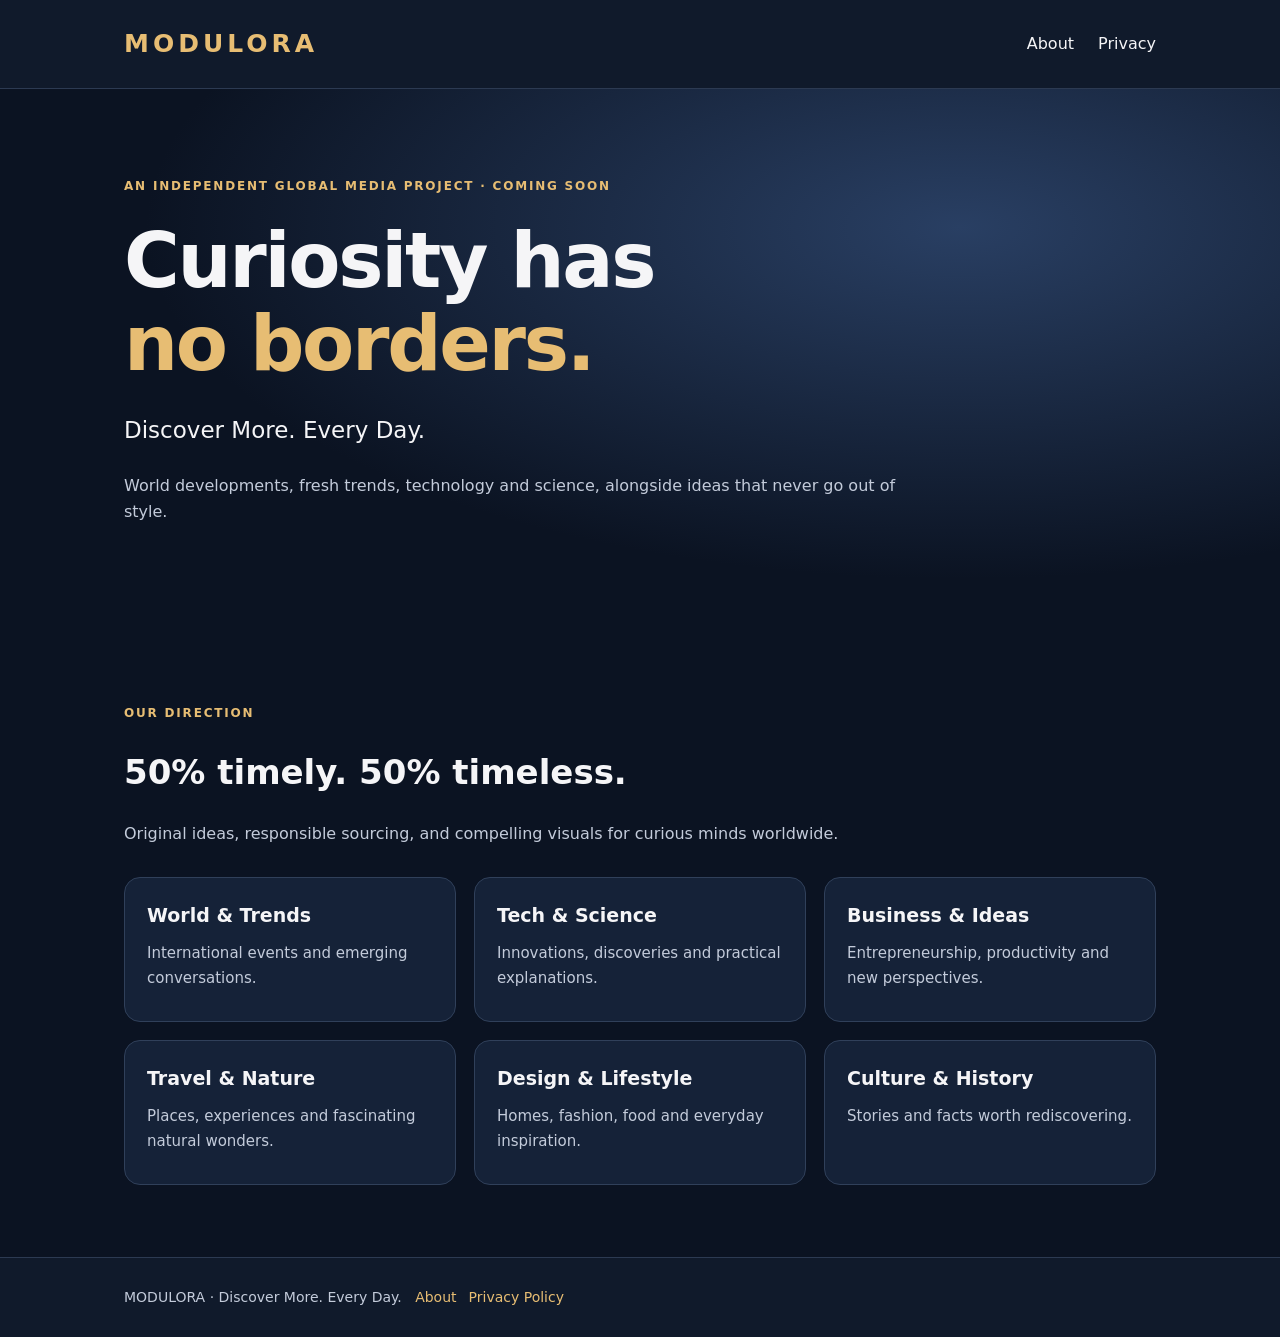
<file: index.html>
<!doctype html><html lang="en"><head><meta charset="utf-8"><meta name="viewport" content="width=device-width,initial-scale=1"><title>MODULORA — Discover More. Every Day.</title><meta name="description" content="MODULORA explores world trends, technology, science and timeless ideas."><link rel="stylesheet" href="style.css"></head><body><header><nav class="wrap"><a class="brand" href="index.html">MODULORA</a><a href="about.html">About</a><a href="privacy.html">Privacy</a></nav></header><main><section class="hero"><div class="wrap"><div class="eyebrow">An independent global media project · Coming soon</div><h1>Curiosity has<br><span class="gold">no borders.</span></h1><p class="lead">Discover More. Every Day.</p><p>World developments, fresh trends, technology and science, alongside ideas that never go out of style.</p></div></section><section class="wrap section"><div class="eyebrow">Our direction</div><h2>50% timely. 50% timeless.</h2><p>Original ideas, responsible sourcing, and compelling visuals for curious minds worldwide.</p><div class="grid"><div class="tile"><h3>World & Trends</h3><p>International events and emerging conversations.</p></div><div class="tile"><h3>Tech & Science</h3><p>Innovations, discoveries and practical explanations.</p></div><div class="tile"><h3>Business & Ideas</h3><p>Entrepreneurship, productivity and new perspectives.</p></div><div class="tile"><h3>Travel & Nature</h3><p>Places, experiences and fascinating natural wonders.</p></div><div class="tile"><h3>Design & Lifestyle</h3><p>Homes, fashion, food and everyday inspiration.</p></div><div class="tile"><h3>Culture & History</h3><p>Stories and facts worth rediscovering.</p></div></div></section></main><footer><div class="wrap">MODULORA · Discover More. Every Day. &nbsp; <a href="about.html">About</a><a href="privacy.html">Privacy Policy</a></div></footer></body></html>
</file>
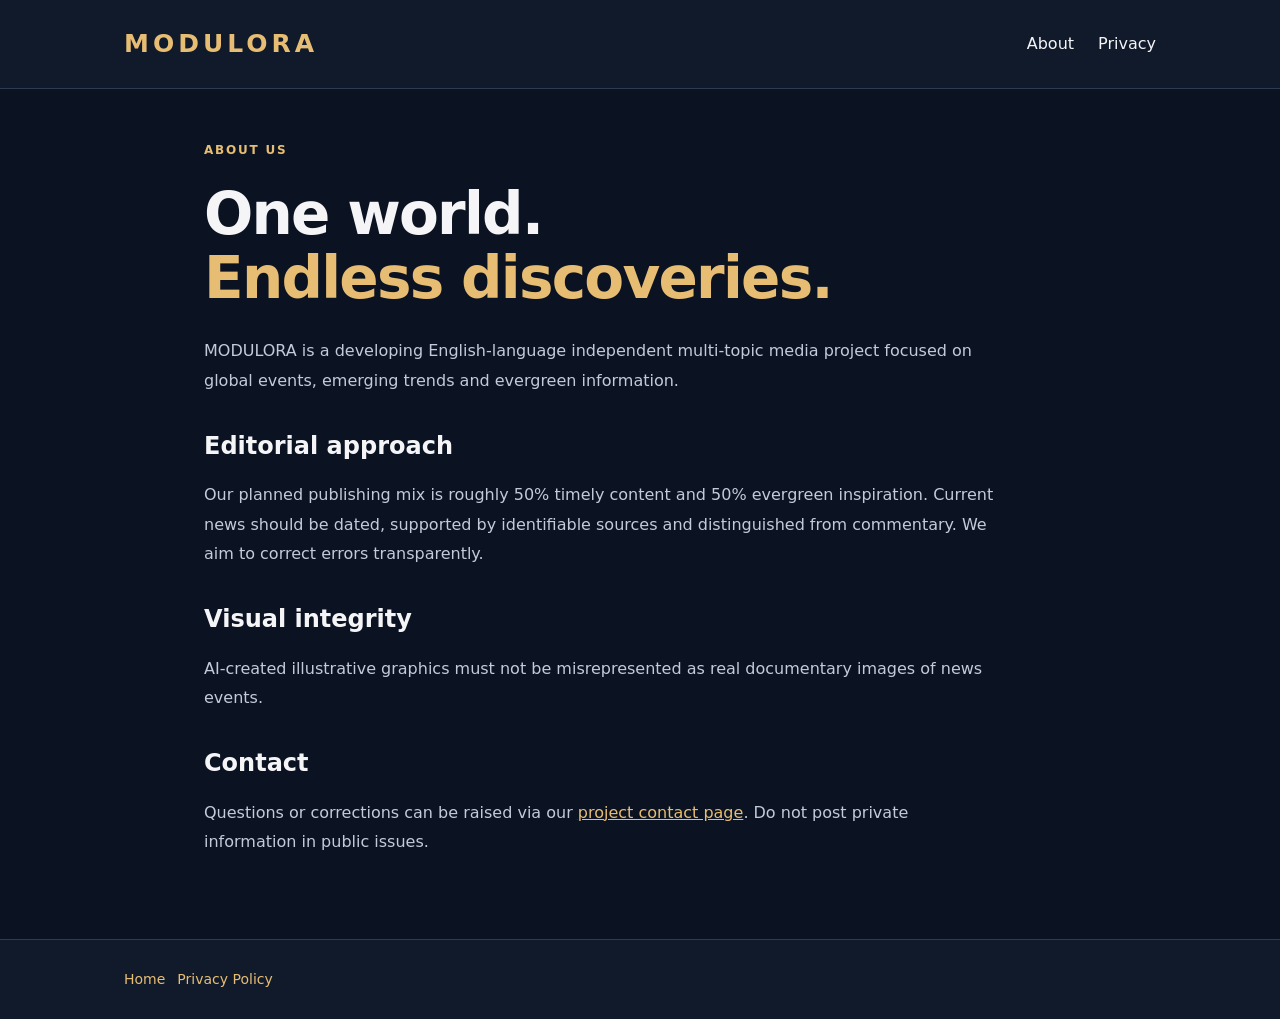
<file: about.html>
<!doctype html><html lang="en"><head><meta charset="utf-8"><meta name="viewport" content="width=device-width,initial-scale=1"><title>About — MODULORA</title><link rel="stylesheet" href="style.css"></head><body><header><nav class="wrap"><a class="brand" href="index.html">MODULORA</a><a href="about.html">About</a><a href="privacy.html">Privacy</a></nav></header><main class="wrap copy"><div class="eyebrow">About us</div><h1>One world.<br><span class="gold">Endless discoveries.</span></h1><p>MODULORA is a developing English-language independent multi-topic media project focused on global events, emerging trends and evergreen information.</p><h2>Editorial approach</h2><p>Our planned publishing mix is roughly 50% timely content and 50% evergreen inspiration. Current news should be dated, supported by identifiable sources and distinguished from commentary. We aim to correct errors transparently.</p><h2>Visual integrity</h2><p>AI-created illustrative graphics must not be misrepresented as real documentary images of news events.</p><h2>Contact</h2><p>Questions or corrections can be raised via our <a href="https://github.com/oneteodorx-collab/modulora-website/issues">project contact page</a>. Do not post private information in public issues.</p></main><footer><div class="wrap"><a href="index.html">Home</a><a href="privacy.html">Privacy Policy</a></div></footer></body></html>
</file>
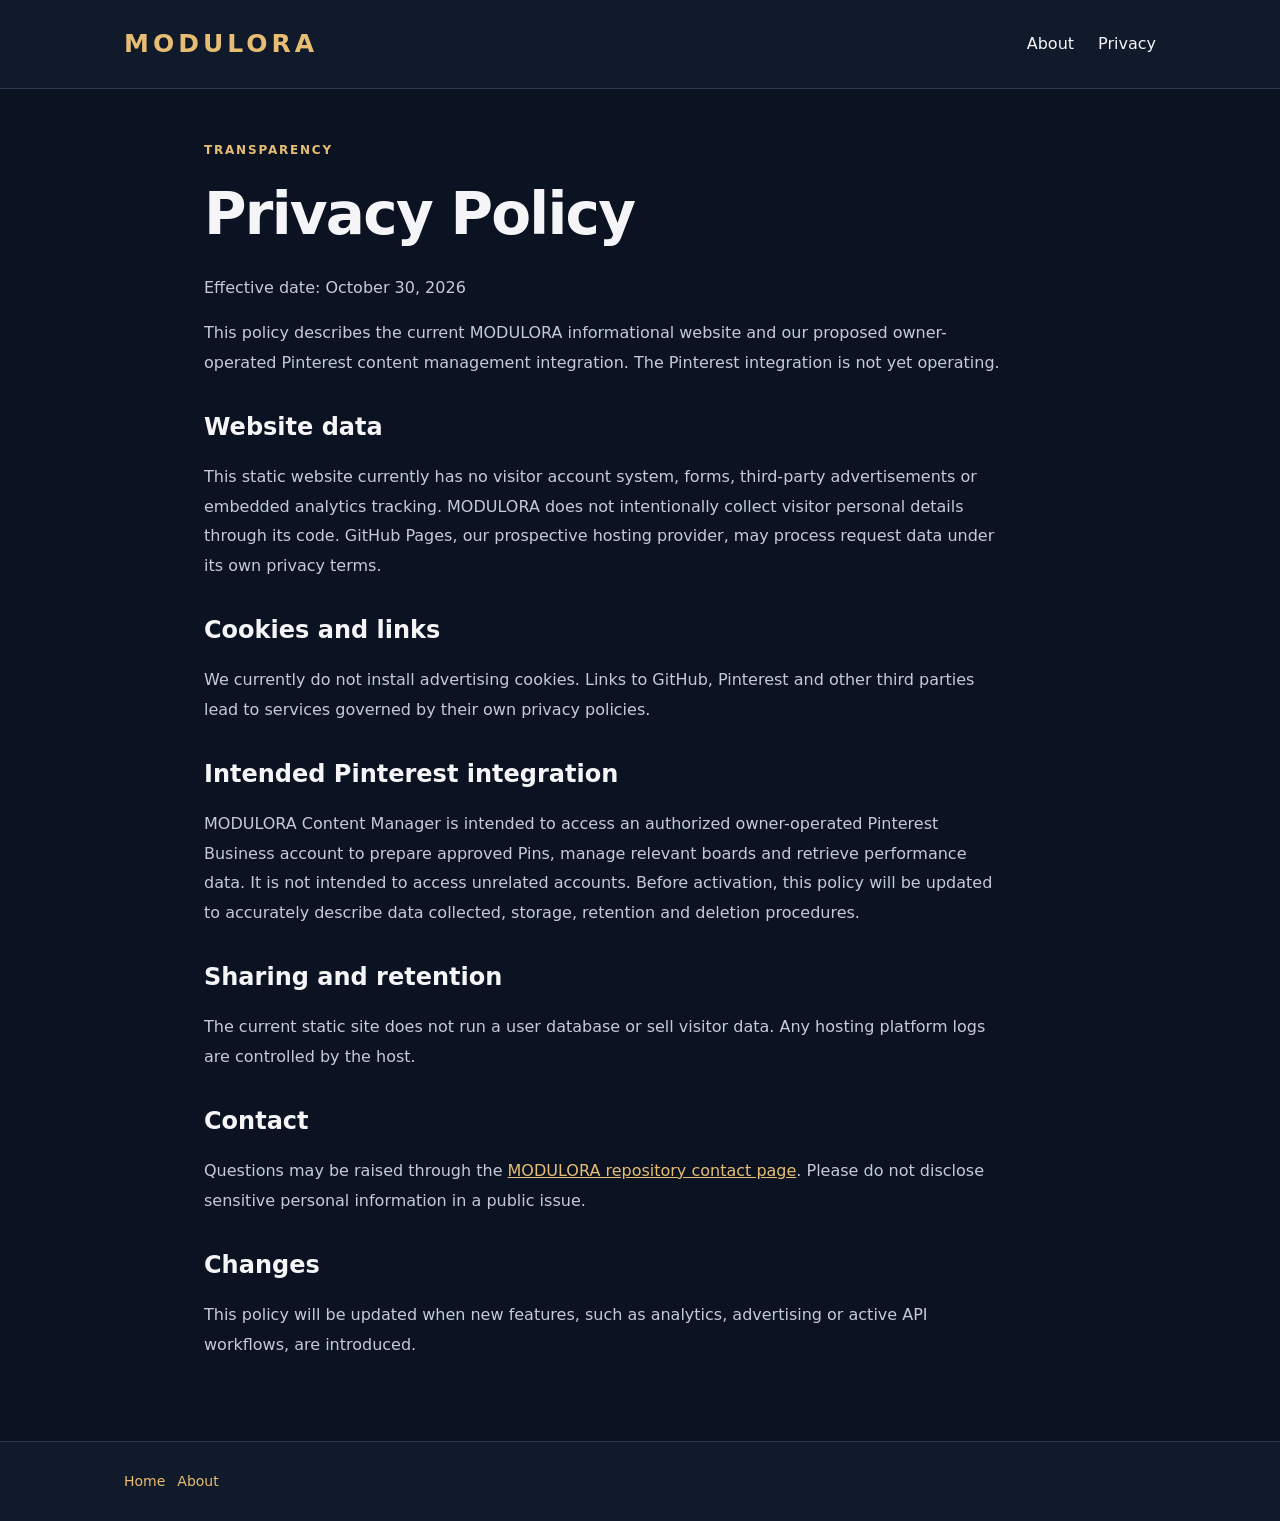
<file: privacy.html>
<!doctype html><html lang="en"><head><meta charset="utf-8"><meta name="viewport" content="width=device-width,initial-scale=1"><title>Privacy Policy — MODULORA</title><link rel="stylesheet" href="style.css"></head><body><header><nav class="wrap"><a class="brand" href="index.html">MODULORA</a><a href="about.html">About</a><a href="privacy.html">Privacy</a></nav></header><main class="wrap copy"><div class="eyebrow">Transparency</div><h1>Privacy Policy</h1><p>Effective date: October 30, 2026</p><p>This policy describes the current MODULORA informational website and our proposed owner-operated Pinterest content management integration. The Pinterest integration is not yet operating.</p><h2>Website data</h2><p>This static website currently has no visitor account system, forms, third-party advertisements or embedded analytics tracking. MODULORA does not intentionally collect visitor personal details through its code. GitHub Pages, our prospective hosting provider, may process request data under its own privacy terms.</p><h2>Cookies and links</h2><p>We currently do not install advertising cookies. Links to GitHub, Pinterest and other third parties lead to services governed by their own privacy policies.</p><h2>Intended Pinterest integration</h2><p>MODULORA Content Manager is intended to access an authorized owner-operated Pinterest Business account to prepare approved Pins, manage relevant boards and retrieve performance data. It is not intended to access unrelated accounts. Before activation, this policy will be updated to accurately describe data collected, storage, retention and deletion procedures.</p><h2>Sharing and retention</h2><p>The current static site does not run a user database or sell visitor data. Any hosting platform logs are controlled by the host.</p><h2>Contact</h2><p>Questions may be raised through the <a href="https://github.com/oneteodorx-collab/modulora-website/issues">MODULORA repository contact page</a>. Please do not disclose sensitive personal information in a public issue.</p><h2>Changes</h2><p>This policy will be updated when new features, such as analytics, advertising or active API workflows, are introduced.</p></main><footer><div class="wrap"><a href="index.html">Home</a><a href="about.html">About</a></div></footer></body></html>
</file>
<file: style.css>
:root{--bg:#0b1322;--panel:#152238;--gold:#e7bd73;--fg:#f5f5f7;--muted:#c3cbda}*{box-sizing:border-box}html{scroll-behavior:smooth}body{margin:0;background:var(--bg);color:var(--fg);font:16px/1.65 system-ui,-apple-system,BlinkMacSystemFont,'Segoe UI',sans-serif}a{color:var(--gold)}.wrap{max-width:1080px;margin:auto;padding-left:24px;padding-right:24px}header{background:#101a2b;border-bottom:1px solid #2c3a52}nav{display:flex;align-items:center;gap:24px;flex-wrap:wrap;min-height:88px}nav a{text-decoration:none;color:var(--fg)}nav a:hover{color:var(--gold)}.brand{font-weight:800;font-size:25px;letter-spacing:.16em;color:var(--gold);margin-right:auto}.hero{padding:88px 0 100px;background:radial-gradient(ellipse at 75% 25%,#293f63 0%,transparent 60%)}.eyebrow{color:var(--gold);text-transform:uppercase;letter-spacing:.15em;font-weight:700;font-size:12px}h1{font-size:clamp(42px,7vw,76px);line-height:1.1;letter-spacing:-.03em;margin:22px 0 26px}h2{font-size:clamp(26px,4vw,34px);line-height:1.2}.gold{color:var(--gold)}p{color:var(--muted);max-width:800px}.lead{font-size:23px;color:var(--fg)}.section{padding-top:62px;padding-bottom:72px}.grid{display:grid;grid-template-columns:repeat(3,minmax(0,1fr));gap:18px;margin-top:30px}.tile{background:var(--panel);border:1px solid #30405a;border-radius:16px;padding:22px;min-height:145px}.tile h3{margin:0 0 10px;font-size:19px}.tile p{margin:0;font-size:15px}.copy{max-width:920px;padding-top:52px;padding-bottom:66px;min-height:60vh}.copy h1{font-size:clamp(38px,6vw,58px)}.copy h2{font-size:24px;margin-top:36px}.copy p{line-height:1.85}footer{background:#101a2b;border-top:1px solid #2c3a52;padding:28px 0}footer a{margin:0 12px 0 0;text-decoration:none}footer .wrap{font-size:14px;color:var(--muted)}@media(max-width:800px){.grid{grid-template-columns:repeat(2,minmax(0,1fr))}}@media(max-width:540px){nav{gap:16px;min-height:74px}nav .brand{flex-basis:100%;margin-top:12px}.hero{padding:60px 0 70px}.grid{grid-template-columns:1fr}.tile{min-height:auto}.section{padding-top:42px}}
</file>
